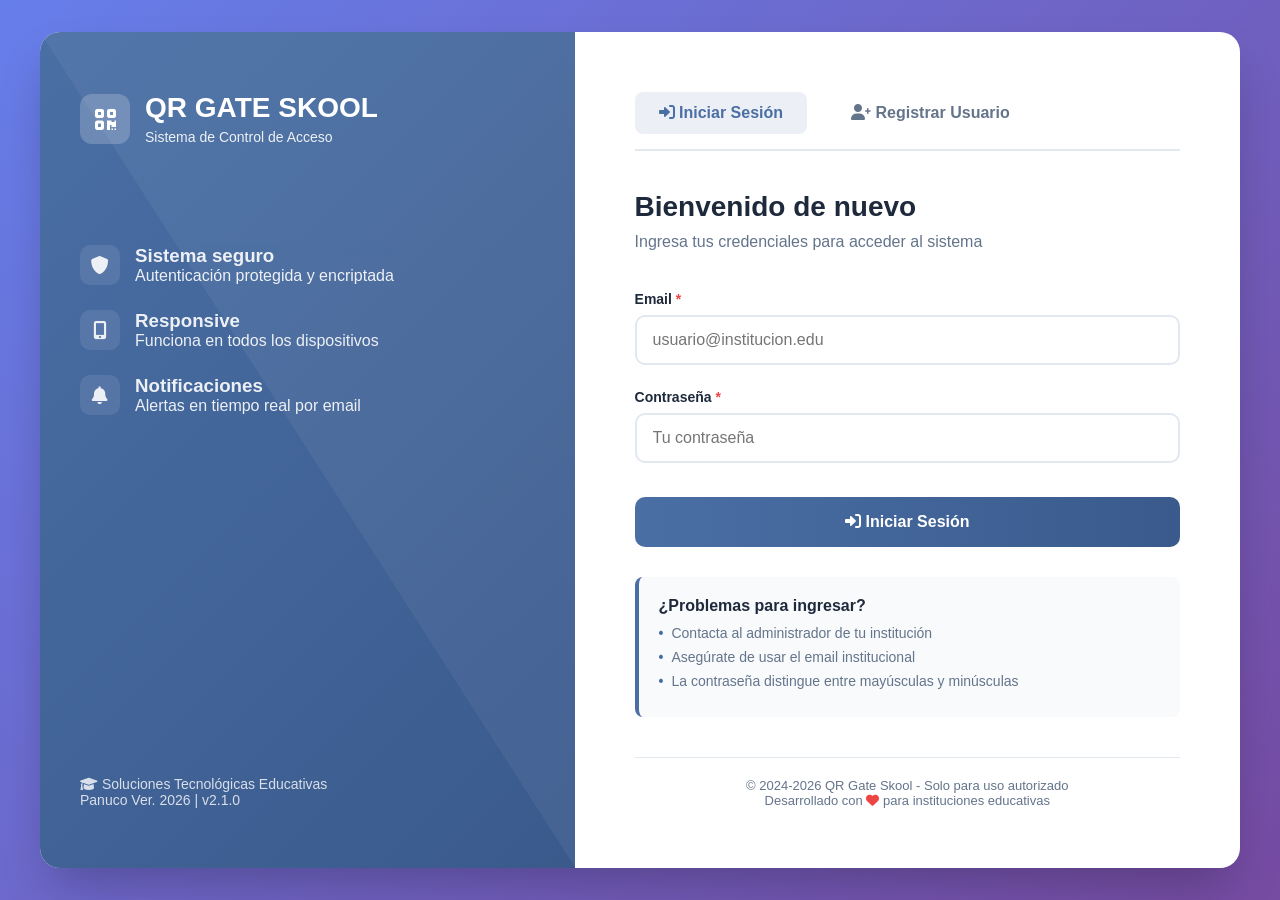
<file: login.html>
﻿<!DOCTYPE html>
<html lang="es">
<head>
    <meta charset="UTF-8">
    <meta name="viewport" content="width=device-width, initial-scale=1.0">
    <title>QR Gate Skool - Sistema de Control de Acceso</title>
    <style>
        :root {
            --primary: #4a6fa5;
            --primary-dark: #3a5a8c;
            --secondary: #667eea;
            --accent: #764ba2;
            --success: #10b981;
            --danger: #ef4444;
            --warning: #f59e0b;
            --light: #f8fafc;
            --dark: #1e293b;
            --gray: #64748b;
        }

        * {
            margin: 0;
            padding: 0;
            box-sizing: border-box;
        }

        body {
            font-family: 'Inter', -apple-system, BlinkMacSystemFont, 'Segoe UI', Roboto, Oxygen, Ubuntu, sans-serif;
            background: linear-gradient(135deg, #667eea 0%, #764ba2 100%);
            min-height: 100vh;
            display: flex;
            align-items: center;
            justify-content: center;
            padding: 20px;
            color: var(--dark);
        }

        .app-container {
            display: flex;
            width: 100%;
            max-width: 1200px;
            min-height: 700px;
            background: white;
            border-radius: 20px;
            overflow: hidden;
            box-shadow: 0 25px 50px -12px rgba(0, 0, 0, 0.25);
        }

        .brand-panel {
            flex: 1;
            background: linear-gradient(135deg, var(--primary) 0%, var(--primary-dark) 100%);
            color: white;
            padding: 60px 40px;
            display: flex;
            flex-direction: column;
            justify-content: center;
            position: relative;
            overflow: hidden;
        }

        .brand-panel::before {
            content: '';
            position: absolute;
            top: 0;
            left: 0;
            right: 0;
            bottom: 0;
            background: url('data:image/svg+xml,<svg xmlns="http://www.w3.org/2000/svg" viewBox="0 0 100 100" preserveAspectRatio="none"><path d="M0,0 L100,0 L100,100 Z" fill="white" opacity="0.05"/></svg>');
        }

        .logo {
            display: flex;
            align-items: center;
            gap: 15px;
            margin-bottom: 40px;
        }

        .logo-icon {
            width: 50px;
            height: 50px;
            background: rgba(255, 255, 255, 0.2);
            border-radius: 12px;
            display: flex;
            align-items: center;
            justify-content: center;
            font-size: 24px;
        }

        .logo-text h1 {
            font-size: 28px;
            font-weight: 700;
            margin-bottom: 5px;
        }

        .logo-text p {
            font-size: 14px;
            opacity: 0.9;
        }

        .features {
            margin-top: 60px;
        }

        .feature {
            display: flex;
            align-items: center;
            gap: 15px;
            margin-bottom: 25px;
            opacity: 0.9;
        }

        .feature-icon {
            width: 40px;
            height: 40px;
            background: rgba(255, 255, 255, 0.1);
            border-radius: 10px;
            display: flex;
            align-items: center;
            justify-content: center;
            font-size: 18px;
        }

        .form-panel {
            flex: 1.2;
            padding: 60px;
            display: flex;
            flex-direction: column;
        }

        .form-tabs {
            display: flex;
            gap: 20px;
            margin-bottom: 40px;
            border-bottom: 2px solid #e2e8f0;
            padding-bottom: 15px;
        }

        .tab-btn {
            background: none;
            border: none;
            padding: 12px 24px;
            font-size: 16px;
            font-weight: 600;
            color: var(--gray);
            cursor: pointer;
            border-radius: 8px;
            transition: all 0.3s ease;
        }

        .tab-btn.active {
            color: var(--primary);
            background: rgba(74, 111, 165, 0.1);
        }

        .tab-btn:hover:not(.active) {
            color: var(--dark);
            background: #f1f5f9;
        }

        .form-container {
            flex: 1;
            display: flex;
            flex-direction: column;
        }

        .form-title {
            font-size: 28px;
            font-weight: 700;
            color: var(--dark);
            margin-bottom: 10px;
        }

        .form-subtitle {
            color: var(--gray);
            margin-bottom: 40px;
        }

        .form-group {
            margin-bottom: 24px;
        }

        .form-label {
            display: block;
            font-size: 14px;
            font-weight: 600;
            color: var(--dark);
            margin-bottom: 8px;
        }

        .form-label .required {
            color: var(--danger);
        }

        .form-input {
            width: 100%;
            padding: 14px 16px;
            border: 2px solid #e2e8f0;
            border-radius: 10px;
            font-size: 16px;
            transition: all 0.3s;
            background: white;
        }

        .form-input:focus {
            outline: none;
            border-color: var(--primary);
            box-shadow: 0 0 0 3px rgba(74, 111, 165, 0.1);
        }

        .form-input.error {
            border-color: var(--danger);
        }

        .error-message {
            color: var(--danger);
            font-size: 14px;
            margin-top: 6px;
            display: none;
        }

        .error-message.show {
            display: block;
        }

        .form-hint {
            font-size: 13px;
            color: var(--gray);
            margin-top: 6px;
        }

        .btn-primary {
            width: 100%;
            padding: 16px;
            background: linear-gradient(to right, var(--primary), var(--primary-dark));
            color: white;
            border: none;
            border-radius: 10px;
            font-size: 16px;
            font-weight: 600;
            cursor: pointer;
            transition: all 0.3s;
            margin-top: 10px;
        }

        .btn-primary:hover {
            transform: translateY(-2px);
            box-shadow: 0 10px 20px rgba(74, 111, 165, 0.2);
        }

        .btn-primary:active {
            transform: translateY(0);
        }

        .info-box {
            background: #f8fafc;
            border-left: 4px solid var(--primary);
            padding: 20px;
            border-radius: 8px;
            margin-top: 30px;
        }

        .info-title {
            font-size: 16px;
            font-weight: 600;
            margin-bottom: 10px;
            color: var(--dark);
        }

        .info-list {
            list-style: none;
            font-size: 14px;
            color: var(--gray);
        }

        .info-list li {
            margin-bottom: 8px;
            display: flex;
            align-items: flex-start;
            gap: 8px;
        }

        .info-list li::before {
            content: '•';
            color: var(--primary);
            font-weight: bold;
        }

        .footer {
            margin-top: 40px;
            text-align: center;
            color: var(--gray);
            font-size: 13px;
            padding-top: 20px;
            border-top: 1px solid #e2e8f0;
        }

        /* ESTILOS PARA NORMALIZACION */
        #regNombre, #regSchoolId {
            text-transform: uppercase;
            font-weight: 600;
            letter-spacing: 0.5px;
        }

        #regNombre.formatted {
            background-color: rgba(16, 185, 129, 0.05);
            border-color: #10b981;
        }

        #regNombre.error {
            border-color: #ef4444;
            background-color: rgba(239, 68, 68, 0.05);
        }

        @media (max-width: 968px) {
            .app-container {
                flex-direction: column;
            }
            
            .brand-panel {
                padding: 40px 30px;
            }
            
            .form-panel {
                padding: 40px 30px;
            }
        }

        @media (max-width: 480px) {
            body {
                padding: 10px;
            }
            
            .brand-panel,
            .form-panel {
                padding: 30px 20px;
            }
            
            .form-tabs {
                flex-direction: column;
                gap: 10px;
            }
        }
    </style>
    <link rel="stylesheet" href="https://cdnjs.cloudflare.com/ajax/libs/font-awesome/6.0.0/css/all.min.css">
</head>
<body>
    <div class="app-container">
        <div class="brand-panel">
            <div class="logo">
                <div class="logo-icon">
                    <i class="fas fa-qrcode"></i>
                </div>
                <div class="logo-text">
                    <h1>QR GATE SKOOL</h1>
                    <p>Sistema de Control de Acceso</p>
                </div>
            </div>
            
            <div class="features">
                <div class="feature">
                    <div class="feature-icon">
                        <i class="fas fa-shield-alt"></i>
                    </div>
                    <div>
                        <h3>Sistema seguro</h3>
                        <p>Autenticación protegida y encriptada</p>
                    </div>
                </div>
                
                <div class="feature">
                    <div class="feature-icon">
                        <i class="fas fa-mobile-alt"></i>
                    </div>
                    <div>
                        <h3>Responsive</h3>
                        <p>Funciona en todos los dispositivos</p>
                    </div>
                </div>
                
                <div class="feature">
                    <div class="feature-icon">
                        <i class="fas fa-bell"></i>
                    </div>
                    <div>
                        <h3>Notificaciones</h3>
                        <p>Alertas en tiempo real por email</p>
                    </div>
                </div>
            </div>
            
            <div style="margin-top: auto; opacity: 0.8; font-size: 14px;">
                <p><i class="fas fa-graduation-cap"></i> Soluciones Tecnológicas Educativas</p>
                <p>Panuco Ver. 2026 | v2.1.0</p>
            </div>
        </div>
        
        <div class="form-panel">
            <div class="form-tabs">
                <button class="tab-btn active" onclick="showForm('login')">
                    <i class="fas fa-sign-in-alt"></i> Iniciar Sesión
                </button>
                <button class="tab-btn" onclick="showForm('register')">
                    <i class="fas fa-user-plus"></i> Registrar Usuario
                </button>
            </div>
            
            <div id="loginForm" class="form-container" style="display: block;">
                <h2 class="form-title">Bienvenido de nuevo</h2>
                <p class="form-subtitle">Ingresa tus credenciales para acceder al sistema</p>
                
                <form id="loginFormElement">
                    <div class="form-group">
                        <label class="form-label" for="loginEmail">
                            Email <span class="required">*</span>
                        </label>
                        <input type="email" id="loginEmail" class="form-input" placeholder="usuario@institucion.edu" required>
                    </div>
                    
                    <div class="form-group">
                        <label class="form-label" for="loginPassword">
                            Contraseña <span class="required">*</span>
                        </label>
                        <input type="password" id="loginPassword" class="form-input" placeholder="Tu contraseña" required>
                    </div>
                    
                    <button type="submit" class="btn-primary">
                        <i class="fas fa-sign-in-alt"></i> Iniciar Sesión
                    </button>
                </form>
                
                <div class="info-box">
                    <h4 class="info-title">¿Problemas para ingresar?</h4>
                    <ul class="info-list">
                        <li>Contacta al administrador de tu institución</li>
                        <li>Asegúrate de usar el email institucional</li>
                        <li>La contraseña distingue entre mayúsculas y minúsculas</li>
                    </ul>
                </div>
            </div>
            
            <div id="registerForm" class="form-container" style="display: none;">
                <h2 class="form-title">Crear nueva cuenta</h2>
                <p class="form-subtitle">Completa todos los campos para registrar un usuario</p>
                
                <form id="registerFormElement">
                    <div class="form-group">
                        <label class="form-label" for="regNombre">
                            Nombre completo <span class="required">*</span>
                        </label>
                        <input type="text" id="regNombre" class="form-input" placeholder="JUAN PEREZ GARCIA" required>
                        <div class="form-hint">Se convertirá automáticamente a MAYÚSCULAS</div>
                        <div id="nombreError" class="error-message"></div>
                    </div>
                    
                    <div class="form-group">
                        <label class="form-label" for="regEmail">
                            Email <span class="required">*</span>
                        </label>
                        <input type="email" id="regEmail" class="form-input" placeholder="usuario@institucion.edu" required>
                    </div>
                    
                    <div class="form-group">
                        <label class="form-label" for="regRol">
                            Rol <span class="required">*</span>
                        </label>
                        <select id="regRol" class="form-input" required>
                            <option value="">Seleccionar rol</option>
                            <option value="Alumno">🎓 Alumno</option>
                            <option value="Docente">👨‍🏫 Docente</option>
                            <option value="Director">👨‍💼 Director</option>
                            <option value="Tutor">👨‍👦 Tutor</option>
                        </select>
                    </div>
                    
                    <div class="form-group">
                        <label class="form-label" for="regSchoolId">
                            ID de Escuela <span id="schoolIdRequired" class="required">*</span>
                        </label>
                        <input type="text" id="regSchoolId" class="form-input" placeholder="ESC-8660">
                        <div class="form-hint" id="schoolIdHint">
                            Formato: ESC-XXXX (4 dígitos) - Obligatorio para Alumnos, Docentes, Directores
                        </div>
                        <div id="schoolIdError" class="error-message"></div>
                    </div>
                    
                    <div class="form-group">
                        <label class="form-label" for="regPassword">
                            Contraseña <span class="required">*</span>
                        </label>
                        <input type="password" id="regPassword" class="form-input" placeholder="Mínimo 6 caracteres" minlength="6" required>
                    </div>
                    
                    <div class="form-group">
                        <label class="form-label" for="regConfirmPassword">
                            Confirmar contraseña <span class="required">*</span>
                        </label>
                        <input type="password" id="regConfirmPassword" class="form-input" placeholder="Repite tu contraseña" required>
                        <div id="passwordError" class="error-message"></div>
                    </div>
                    
                    <button type="submit" class="btn-primary">
                        <i class="fas fa-user-plus"></i> Registrar Usuario
                    </button>
                </form>
                
                <div class="info-box">
                    <h4 class="info-title">Información importante</h4>
                    <ul class="info-list">
                        <li>El email debe ser único en el sistema</li>
                        <li>La contraseña debe tener mínimo 6 caracteres</li>
                        <li><strong>El ID de Escuela es obligatorio para: Alumnos, Docentes, Directores</strong></li>
                        <li><strong>Formato: ESC-XXXX (ej: ESC-8660)</strong></li>
                        <li>Los tutores pueden vincularse con alumnos después</li>
                        <li>Los directores tienen acceso completo al sistema</li>
                    </ul>
                </div>
            </div>
            
            <div class="footer">
                <p>© 2024-2026 QR Gate Skool - Solo para uso autorizado</p>
                <p>Desarrollado con <i class="fas fa-heart" style="color: #ef4444;"></i> para instituciones educativas</p>
            </div>
        </div>
    </div>

    <script>
        function showForm(formType) {
            const tabs = document.querySelectorAll(".tab-btn");
            tabs.forEach(btn => btn.classList.remove("active"));
            
            if (tabs.length >= 2) {
                const activeIndex = formType === "login" ? 0 : 1;
                tabs[activeIndex].classList.add("active");
            }
            
            document.getElementById("loginForm").style.display = formType === "login" ? "block" : "none";
            document.getElementById("registerForm").style.display = formType === "register" ? "block" : "none";
            
            resetValidations();
            
            if (formType === "register") {
                setTimeout(inicializarFormularioRegistro, 100);
            }
        }
        
        function resetValidations() {
            document.querySelectorAll(".error-message").forEach(el => {
                el.classList.remove("show");
            });
            document.querySelectorAll(".form-input").forEach(el => {
                el.classList.remove("error");
            });
        }
        
        function configurarCampoEscuela() {
            const rol = document.getElementById("regRol").value;
            const schoolIdInput = document.getElementById("regSchoolId");
            const schoolIdHint = document.getElementById("schoolIdHint");
            const schoolIdRequired = document.getElementById("schoolIdRequired");
            
            if (rol === "Tutor") {
                schoolIdInput.required = false;
                schoolIdInput.placeholder = "ESC-8660 (opcional)";
                schoolIdHint.innerHTML = "Formato: ESC-XXXX (4 dígitos) - Opcional para tutores";
                schoolIdRequired.style.display = "none";
            } else if (rol === "Alumno" || rol === "Docente" || rol === "Director") {
                schoolIdInput.required = true;
                schoolIdInput.placeholder = "ESC-8660 *";
                schoolIdHint.innerHTML = "Formato: ESC-XXXX (4 dígitos) - Obligatorio para: " + rol;
                schoolIdRequired.style.display = "inline";
            } else {
                schoolIdInput.required = false;
                schoolIdInput.placeholder = "Selecciona un rol primero";
                schoolIdHint.innerHTML = "Formato: ESC-XXXX (4 dígitos) - Selecciona un rol primero";
                schoolIdRequired.style.display = "none";
            }
        }
        
        function normalizarTexto(texto) {
            if (!texto) return "";
            return texto.toUpperCase().trim();
        }
        
        function validarNombreCompleto(nombre) {
            if (!nombre || nombre.trim().length === 0) return false;
            const palabras = nombre.split(" ").filter(p => p.length >= 2);
            return palabras.length >= 2;
        }
        
        function inicializarFormularioRegistro() {
            const nombreInput = document.getElementById("regNombre");
            if (nombreInput) {
                nombreInput.addEventListener("input", function() {
                    this.value = this.value.toUpperCase();
                    validarNombreEnTiempoReal(this);
                });
                
                nombreInput.addEventListener("blur", function() {
                    this.value = normalizarTexto(this.value);
                    validarNombreEnTiempoReal(this);
                });
            }
            
            const schoolIdInput = document.getElementById("regSchoolId");
            if (schoolIdInput) {
                schoolIdInput.addEventListener("input", function() {
                    this.value = this.value.toUpperCase();
                });
            }
            
            configurarCampoEscuela();
            
            const rolSelect = document.getElementById("regRol");
            if (rolSelect) {
                rolSelect.addEventListener("change", configurarCampoEscuela);
            }
        }
        
        function validarNombreEnTiempoReal(input) {
            const valor = input.value.trim();
            const errorElement = document.getElementById("nombreError");
            
            if (!valor) {
                if (errorElement) errorElement.classList.remove("show");
                input.classList.remove("error", "formatted");
                return;
            }
            
            if (!validarNombreCompleto(valor)) {
                if (errorElement) {
                    errorElement.textContent = "Ingresa nombre y apellido completo (ej: MARIA GARCIA LOPEZ)";
                    errorElement.classList.add("show");
                }
                input.classList.add("error");
                input.classList.remove("formatted");
            } else {
                if (errorElement) errorElement.classList.remove("show");
                input.classList.remove("error");
                input.classList.add("formatted");
            }
        }
        
        document.getElementById("loginFormElement").addEventListener("submit", function(e) {
            e.preventDefault();
            const email = document.getElementById("loginEmail").value;
            const password = document.getElementById("loginPassword").value;
            
            if (!email || !password) {
                alert("Por favor, ingresa email y contraseña");
                return;
            }
            
            alert("Iniciando sesión... (simulación)");
        });
        
        document.getElementById("registerFormElement").addEventListener("submit", function(e) {
            e.preventDefault();
            resetValidations();
            
            const nombre = document.getElementById("regNombre").value.trim();
            const email = document.getElementById("regEmail").value.trim();
            const rol = document.getElementById("regRol").value;
            const schoolId = document.getElementById("regSchoolId").value.trim();
            const password = document.getElementById("regPassword").value;
            const confirmPassword = document.getElementById("regConfirmPassword").value;
            
            let isValid = true;
            
            if (!validarNombreCompleto(nombre)) {
                document.getElementById("nombreError").textContent = "Ingresa nombre y apellido completo";
                document.getElementById("nombreError").classList.add("show");
                document.getElementById("regNombre").classList.add("error");
                isValid = false;
            }
            
            if (rol !== "Tutor") {
                const schoolIdRegex = /^ESC-\d{4}$/;
                if (!schoolIdRegex.test(schoolId)) {
                    document.getElementById("schoolIdError").textContent = "Formato: ESC-XXXX (ej: ESC-8660)";
                    document.getElementById("schoolIdError").classList.add("show");
                    document.getElementById("regSchoolId").classList.add("error");
                    isValid = false;
                }
            }
            
            if (password.length < 6) {
                document.getElementById("passwordError").textContent = "La contraseña debe tener al menos 6 caracteres";
                document.getElementById("passwordError").classList.add("show");
                isValid = false;
            }
            
            if (password !== confirmPassword) {
                document.getElementById("passwordError").textContent = "Las contraseñas no coinciden";
                document.getElementById("passwordError").classList.add("show");
                isValid = false;
            }
            
            const emailRegex = /^[^\s@]+@[^\s@]+\.[^\s@]+$/;
            if (!emailRegex.test(email)) {
                alert("Formato de email inválido");
                isValid = false;
            }
            
            if (isValid) {
                alert(rol + ' "' + nombre + '" registrado exitosamente!\nID Escuela: ' + (schoolId || "N/A (Tutor)"));
                this.reset();
                showForm("login");
            }
        });
        
        document.addEventListener("DOMContentLoaded", function() {
            const rolSelect = document.getElementById("regRol");
            if (rolSelect) {
                rolSelect.addEventListener("change", configurarCampoEscuela);
            }
        });
    </script>
</body>
</html>
</file>
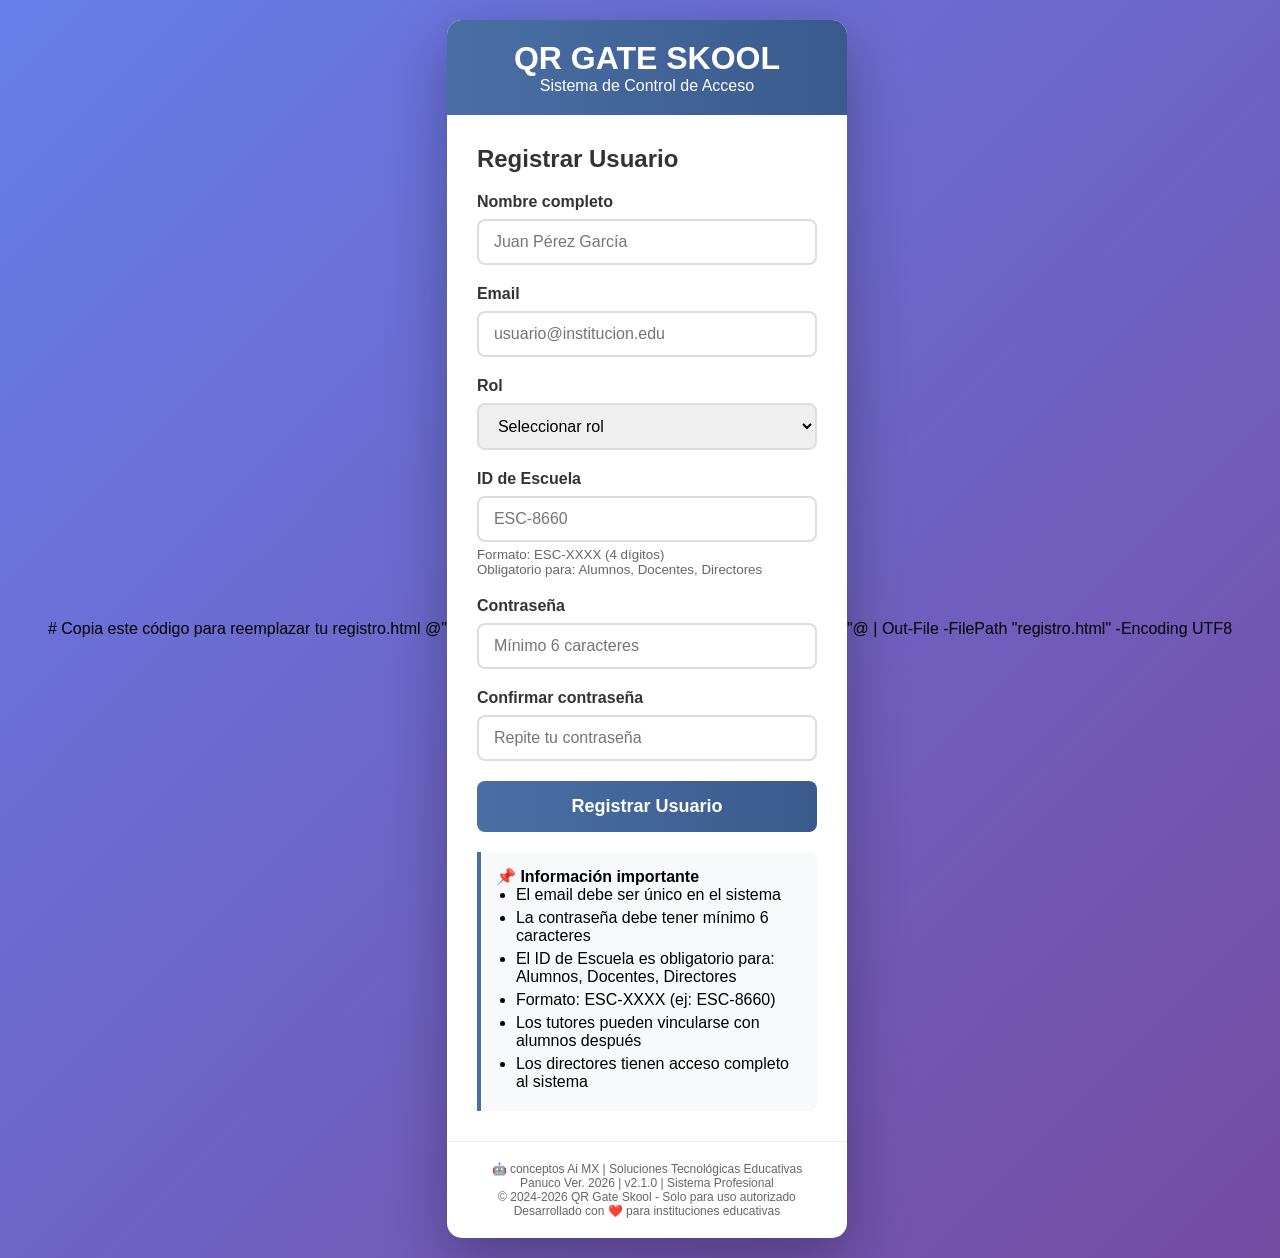
<file: registro.html>
﻿# Copia este código para reemplazar tu registro.html
@"
<!DOCTYPE html>
<html lang="es">
<head>
    <meta charset="UTF-8">
    <meta name="viewport" content="width=device-width, initial-scale=1.0">
    <title>QR Gate Skool - Registro</title>
    <style>
        * { margin: 0; padding: 0; box-sizing: border-box; }
        body { 
            font-family: 'Segoe UI', sans-serif; 
            background: linear-gradient(135deg, #667eea 0%, #764ba2 100%);
            min-height: 100vh;
            display: flex;
            align-items: center;
            justify-content: center;
            padding: 20px;
        }
        .container { 
            background: white; 
            border-radius: 15px;
            box-shadow: 0 20px 60px rgba(0,0,0,0.3);
            overflow: hidden;
            max-width: 400px;
            width: 100%;
        }
        .header {
            background: linear-gradient(to right, #4a6fa5, #3a5a8c);
            color: white;
            padding: 20px;
            text-align: center;
        }
        .form-container { padding: 30px; }
        .form-group { margin-bottom: 20px; }
        label { 
            display: block; 
            margin-bottom: 8px;
            color: #333;
            font-weight: 600;
        }
        input, select {
            width: 100%;
            padding: 12px 15px;
            border: 2px solid #ddd;
            border-radius: 8px;
            font-size: 16px;
            transition: border 0.3s;
        }
        input:focus, select:focus {
            border-color: #4a6fa5;
            outline: none;
        }
        .btn-register {
            background: linear-gradient(to right, #4a6fa5, #3a5a8c);
            color: white;
            border: none;
            padding: 15px;
            width: 100%;
            border-radius: 8px;
            font-size: 18px;
            font-weight: bold;
            cursor: pointer;
            transition: transform 0.3s;
        }
        .btn-register:hover {
            transform: translateY(-2px);
        }
        .info-box {
            background: #f8f9fa;
            border-left: 4px solid #4a6fa5;
            padding: 15px;
            margin-top: 20px;
            border-radius: 0 8px 8px 0;
        }
        .info-box ul { padding-left: 20px; }
        .info-box li { margin-bottom: 5px; }
        .error { color: #e74c3c; font-size: 14px; margin-top: 5px; }
        .success { color: #27ae60; font-size: 14px; margin-top: 5px; }
    </style>
</head>
<body>
    <div class="container">
        <div class="header">
            <h1>QR GATE SKOOL</h1>
            <p>Sistema de Control de Acceso</p>
        </div>
        
        <div class="form-container">
            <h2 style="margin-bottom: 20px; color: #333;">Registrar Usuario</h2>
            
            <form id="registroForm">
                <div class="form-group">
                    <label for="nombre">Nombre completo</label>
                    <input type="text" id="nombre" placeholder="Juan Pérez García" required>
                </div>
                
                <div class="form-group">
                    <label for="email">Email</label>
                    <input type="email" id="email" placeholder="usuario@institucion.edu" required>
                </div>
                
                <div class="form-group">
                    <label for="rol">Rol</label>
                    <select id="rol" required>
                        <option value="">Seleccionar rol</option>
                        <option value="Alumno">🎓 Alumno</option>
                        <option value="Docente">👨‍🏫 Docente</option>
                        <option value="Director">👨‍💼 Director</option>
                        <option value="Tutor">👨‍👦 Tutor</option>
                    </select>
                </div>
                
                <!-- NUEVO CAMPO: ID de Escuela -->
                <div class="form-group">
                    <label for="schoolId">ID de Escuela</label>
                    <input type="text" id="schoolId" placeholder="ESC-8660">
                    <small style="color: #666; display: block; margin-top: 5px;">
                        Formato: ESC-XXXX (4 dígitos)<br>
                        <span id="schoolIdInfo">Obligatorio para: Alumnos, Docentes, Directores</span>
                    </small>
                    <div id="schoolIdError" class="error"></div>
                </div>
                
                <div class="form-group">
                    <label for="password">Contraseña</label>
                    <input type="password" id="password" placeholder="Mínimo 6 caracteres" minlength="6" required>
                </div>
                
                <div class="form-group">
                    <label for="confirmPassword">Confirmar contraseña</label>
                    <input type="password" id="confirmPassword" placeholder="Repite tu contraseña" required>
                    <div id="passwordError" class="error"></div>
                </div>
                
                <button type="submit" class="btn-register">Registrar Usuario</button>
                
                <div id="message" class="success" style="margin-top: 15px;"></div>
            </form>
            
            <div class="info-box">
                <h4>📌 Información importante</h4>
                <ul>
                    <li>El email debe ser único en el sistema</li>
                    <li>La contraseña debe tener mínimo 6 caracteres</li>
                    <li>El ID de Escuela es obligatorio para: Alumnos, Docentes, Directores</li>
                    <li>Formato: ESC-XXXX (ej: ESC-8660)</li>
                    <li>Los tutores pueden vincularse con alumnos después</li>
                    <li>Los directores tienen acceso completo al sistema</li>
                </ul>
            </div>
        </div>
        
        <div style="text-align: center; padding: 20px; color: #666; font-size: 12px; border-top: 1px solid #eee;">
            <p>🤖 conceptos Ai MX | Soluciones Tecnológicas Educativas</p>
            <p>Panuco Ver. 2026 | v2.1.0 | Sistema Profesional</p>
            <p>© 2024-2026 QR Gate Skool - Solo para uso autorizado</p>
            <p>Desarrollado con ❤️ para instituciones educativas</p>
        </div>
    </div>

    <script>
        document.getElementById('registroForm').addEventListener('submit', async function(e) {
            e.preventDefault();
            
            // Limpiar mensajes anteriores
            document.getElementById('schoolIdError').textContent = '';
            document.getElementById('passwordError').textContent = '';
            document.getElementById('message').textContent = '';
            
            // Obtener valores
            const nombre = document.getElementById('nombre').value;
            const email = document.getElementById('email').value;
            const rol = document.getElementById('rol').value;
            const schoolId = document.getElementById('schoolId').value;
            const password = document.getElementById('password').value;
            const confirmPassword = document.getElementById('confirmPassword').value;
            
            // Validaciones básicas
            if (!nombre || !email || !rol || !password || !confirmPassword) {
                document.getElementById('message').textContent = '❌ Todos los campos son obligatorios';
                return;
            }
            
            // Validar ID de escuela para roles que lo requieren
            if (rol !== 'Tutor' && rol !== '') {
                const schoolIdRegex = /^ESC-\d{4}$/;
                if (!schoolIdRegex.test(schoolId)) {
                    document.getElementById('schoolIdError').textContent = 
                        '❌ Formato inválido. Use: ESC-XXXX (ej: ESC-8660)';
                    return;
                }
            }
            
            // Validar contraseña
            if (password.length < 6) {
                document.getElementById('passwordError').textContent = 
                    '❌ La contraseña debe tener al menos 6 caracteres';
                return;
            }
            
            if (password !== confirmPassword) {
                document.getElementById('passwordError').textContent = 
                    '❌ Las contraseñas no coinciden';
                return;
            }
            
            // Validar email
            const emailRegex = /^[^\s@]+@[^\s@]+\.[^\s@]+$/;
            if (!emailRegex.test(email)) {
                document.getElementById('message').textContent = '❌ Formato de email inválido';
                return;
            }
            
            // Mostrar carga
            document.getElementById('message').textContent = '⏳ Registrando usuario...';
            
            // Preparar datos para enviar
            const userData = {
                action: 'register',
                email: email,
                password: password,
                nombre: nombre,
                rol: rol,
                schoolId: schoolId
            };
            
            try {
                // URL de tu Google Apps Script (debes cambiarla)
                const scriptURL = 'https://script.google.com/macros/s/YOUR_SCRIPT_ID/exec';
                
                // Enviar datos al backend
                const response = await fetch(scriptURL, {
                    method: 'POST',
                    mode: 'no-cors', // Para Google Apps Script
                    headers: {
                        'Content-Type': 'application/json',
                    },
                    body: JSON.stringify(userData)
                });
                
                // Simulación de éxito (en producción, procesarías la respuesta real)
                setTimeout(() => {
                    document.getElementById('message').textContent = 
                        `✅ ${rol} "${nombre}" registrado exitosamente!`;
                    
                    if (rol !== 'Tutor') {
                        document.getElementById('message').textContent += `\n🏫 Escuela: ${schoolId}`;
                    }
                    
                    // Limpiar formulario
                    document.getElementById('registroForm').reset();
                    
                    // Mostrar resumen en consola
                    console.log('📋 NUEVO USUARIO REGISTRADO:');
                    console.log('   👤 Nombre:', nombre);
                    console.log('   📧 Email:', email);
                    console.log('   🎯 Rol:', rol);
                    console.log('   🏫 ID Escuela:', schoolId || 'N/A (Tutor)');
                    console.log('   🔐 Contraseña:', '*'.repeat(password.length));
                    
                }, 1500);
                
            } catch (error) {
                document.getElementById('message').textContent = 
                    '❌ Error al conectar con el servidor. Intenta nuevamente.';
                console.error('Error:', error);
            }
        });
        
        // Validación en tiempo real del ID de escuela
        document.getElementById('schoolId').addEventListener('input', function() {
            const schoolIdRegex = /^ESC-\d{0,4}$/;
            const current = this.value.toUpperCase();
            
            if (current && !schoolIdRegex.test(current)) {
                this.style.borderColor = '#e74c3c';
                document.getElementById('schoolIdInfo').style.color = '#e74c3c';
            } else {
                this.style.borderColor = '#27ae60';
                document.getElementById('schoolIdInfo').style.color = '#666';
                this.value = current;
            }
        });
        
        // Mostrar/ocultar campo ID escuela según rol
        document.getElementById('rol').addEventListener('change', function() {
            const schoolIdField = document.getElementById('schoolId');
            const schoolIdInfo = document.getElementById('schoolIdInfo');
            
            if (this.value === 'Tutor') {
                schoolIdField.required = false;
                schoolIdField.placeholder = 'Opcional para tutores';
                schoolIdInfo.textContent = 'Opcional para tutores';
                schoolIdField.style.opacity = '0.7';
            } else if (this.value) {
                schoolIdField.required = true;
                schoolIdField.placeholder = 'ESC-8660 (requerido)';
                schoolIdInfo.textContent = 'Obligatorio para: ' + this.value;
                schoolIdField.style.opacity = '1';
            }
        });
    </script>
</body>
</html>
"@ | Out-File -FilePath "registro.html" -Encoding UTF8
</file>
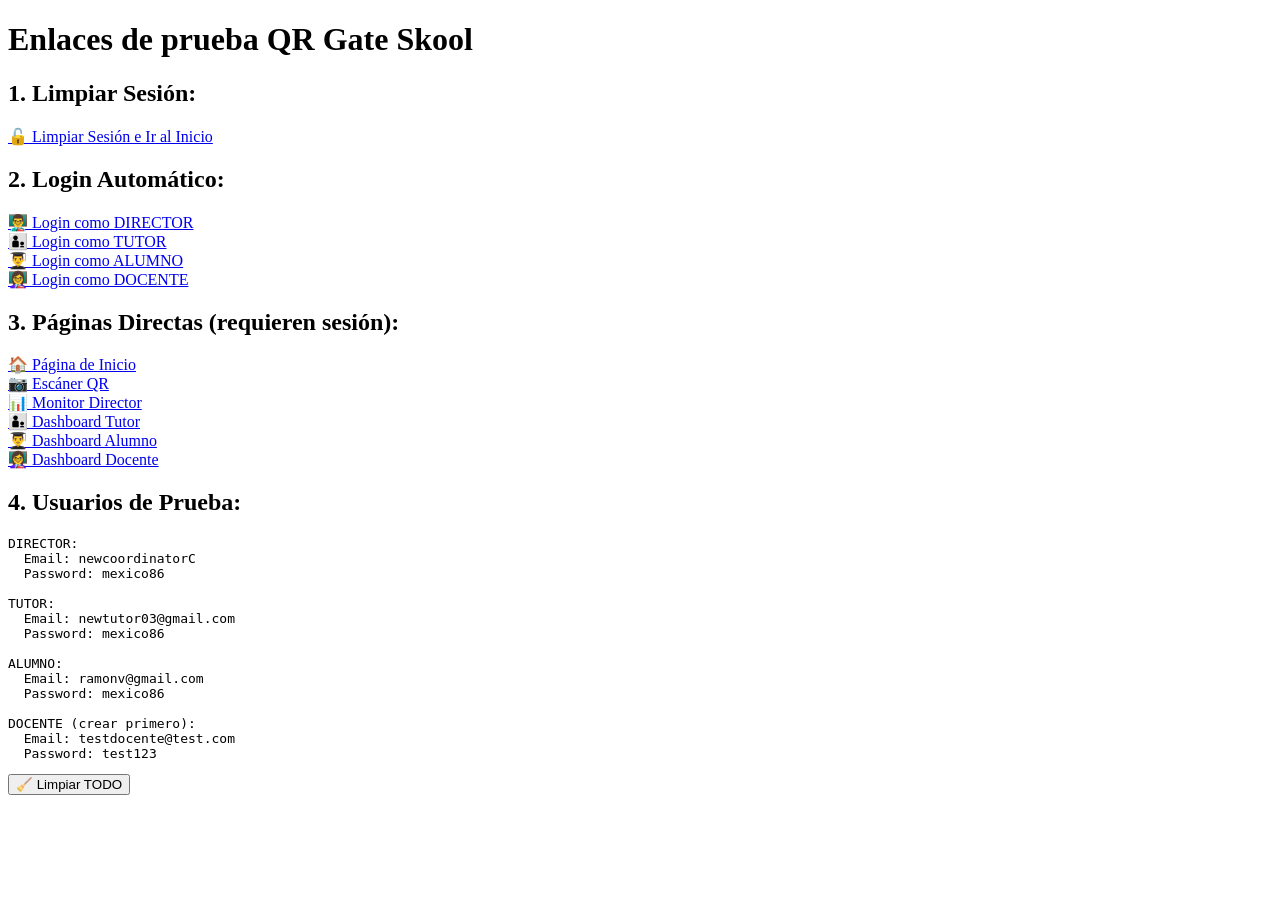
<file: test-links.html>
<!-- Guarda como test-links.html -->
<!DOCTYPE html>
<html>
<head><title>Test Links QR Gate</title></head>
<body>
<h1>Enlaces de prueba QR Gate Skool</h1>

<h2>1. Limpiar Sesión:</h2>
<a href="javascript:localStorage.removeItem('userSession');alert('Sesión limpiada');location.href='index.html'">🔓 Limpiar Sesión e Ir al Inicio</a>

<h2>2. Login Automático:</h2>
<a href="login.html?auto=director">👨‍🏫 Login como DIRECTOR</a><br>
<a href="login.html?auto=tutor">👨‍👦 Login como TUTOR</a><br>
<a href="login.html?auto=alumno">👨‍🎓 Login como ALUMNO</a><br>
<a href="login.html?auto=docente">👩‍🏫 Login como DOCENTE</a>

<h2>3. Páginas Directas (requieren sesión):</h2>
<a href="index.html">🏠 Página de Inicio</a><br>
<a href="scanner.html">📷 Escáner QR</a><br>
<a href="monitor-director.html">📊 Monitor Director</a><br>
<a href="dashboard-tutor.html">👨‍👦 Dashboard Tutor</a><br>
<a href="dashboard-alumno.html">👨‍🎓 Dashboard Alumno</a><br>
<a href="dashboard-docente.html">👩‍🏫 Dashboard Docente</a>

<h2>4. Usuarios de Prueba:</h2>
<pre>
DIRECTOR:
  Email: newcoordinatorC
  Password: mexico86

TUTOR:
  Email: newtutor03@gmail.com
  Password: mexico86

ALUMNO:
  Email: ramonv@gmail.com
  Password: mexico86

DOCENTE (crear primero):
  Email: testdocente@test.com
  Password: test123
</pre>

<script>
// Botón para limpiar todo
document.write('<button onclick="localStorage.clear();sessionStorage.clear();alert(\'Todas las sesiones limpiadas\');location.reload()">🧹 Limpiar TODO</button>');
</script>
</body>
</html>
</file>
